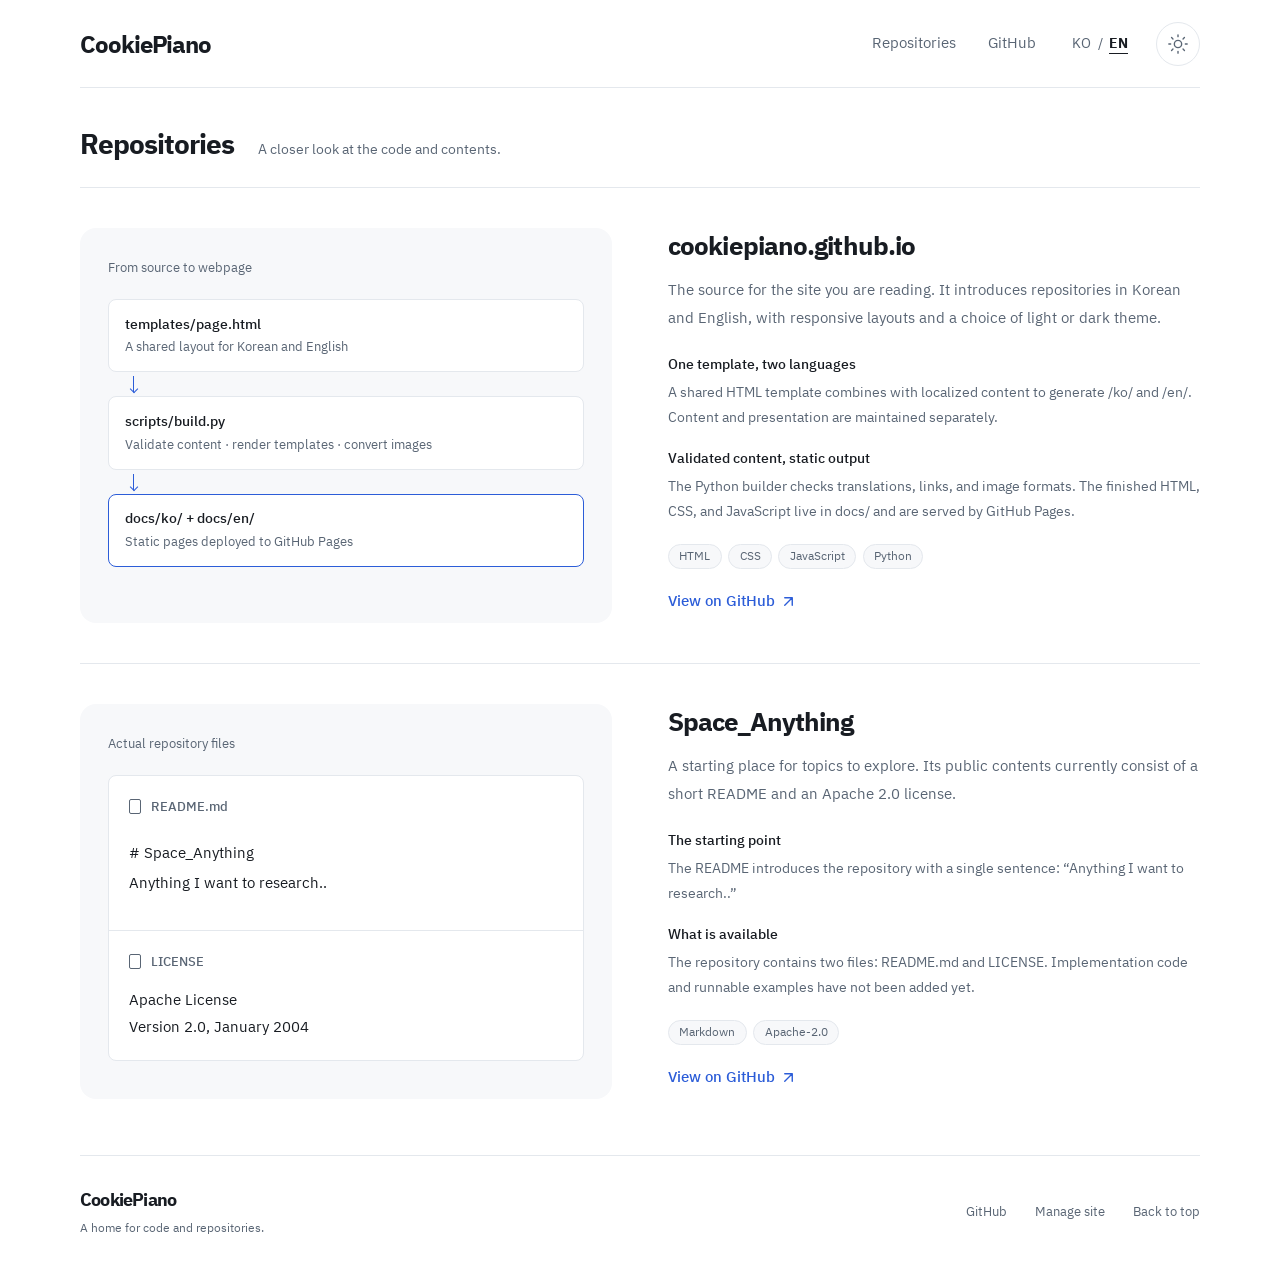
<file: docs/index.html>
<!doctype html>
<html lang="ko">
<head>
  <meta charset="utf-8">
  <meta name="viewport" content="width=device-width, initial-scale=1">
  <title>CookiePiano — 코드와 저장소</title>
  <meta name="description" content="CookiePiano가 직접 고른 공개 GitHub 저장소를 소개합니다.">
  <link rel="canonical" href="https://cookiepiano.github.io/ko/">
  <link rel="alternate" hreflang="ko" href="https://cookiepiano.github.io/ko/">
  <link rel="alternate" hreflang="en" href="https://cookiepiano.github.io/en/">
  <link rel="icon" href="assets/icon.svg" type="image/svg+xml">
  <script>
    // Korean is the default; visitors whose browser prefers another language start in English.
    var lang = (navigator.languages && navigator.languages[0]) || navigator.language || 'ko';
    location.replace(/^ko\b/i.test(lang) ? './ko/' : './en/');
  </script>
  <noscript><meta http-equiv="refresh" content="0; url=./ko/"></noscript>
</head>
<body><p><a href="./ko/">한국어</a> / <a href="./en/" lang="en">English</a></p></body>
</html>
</file>
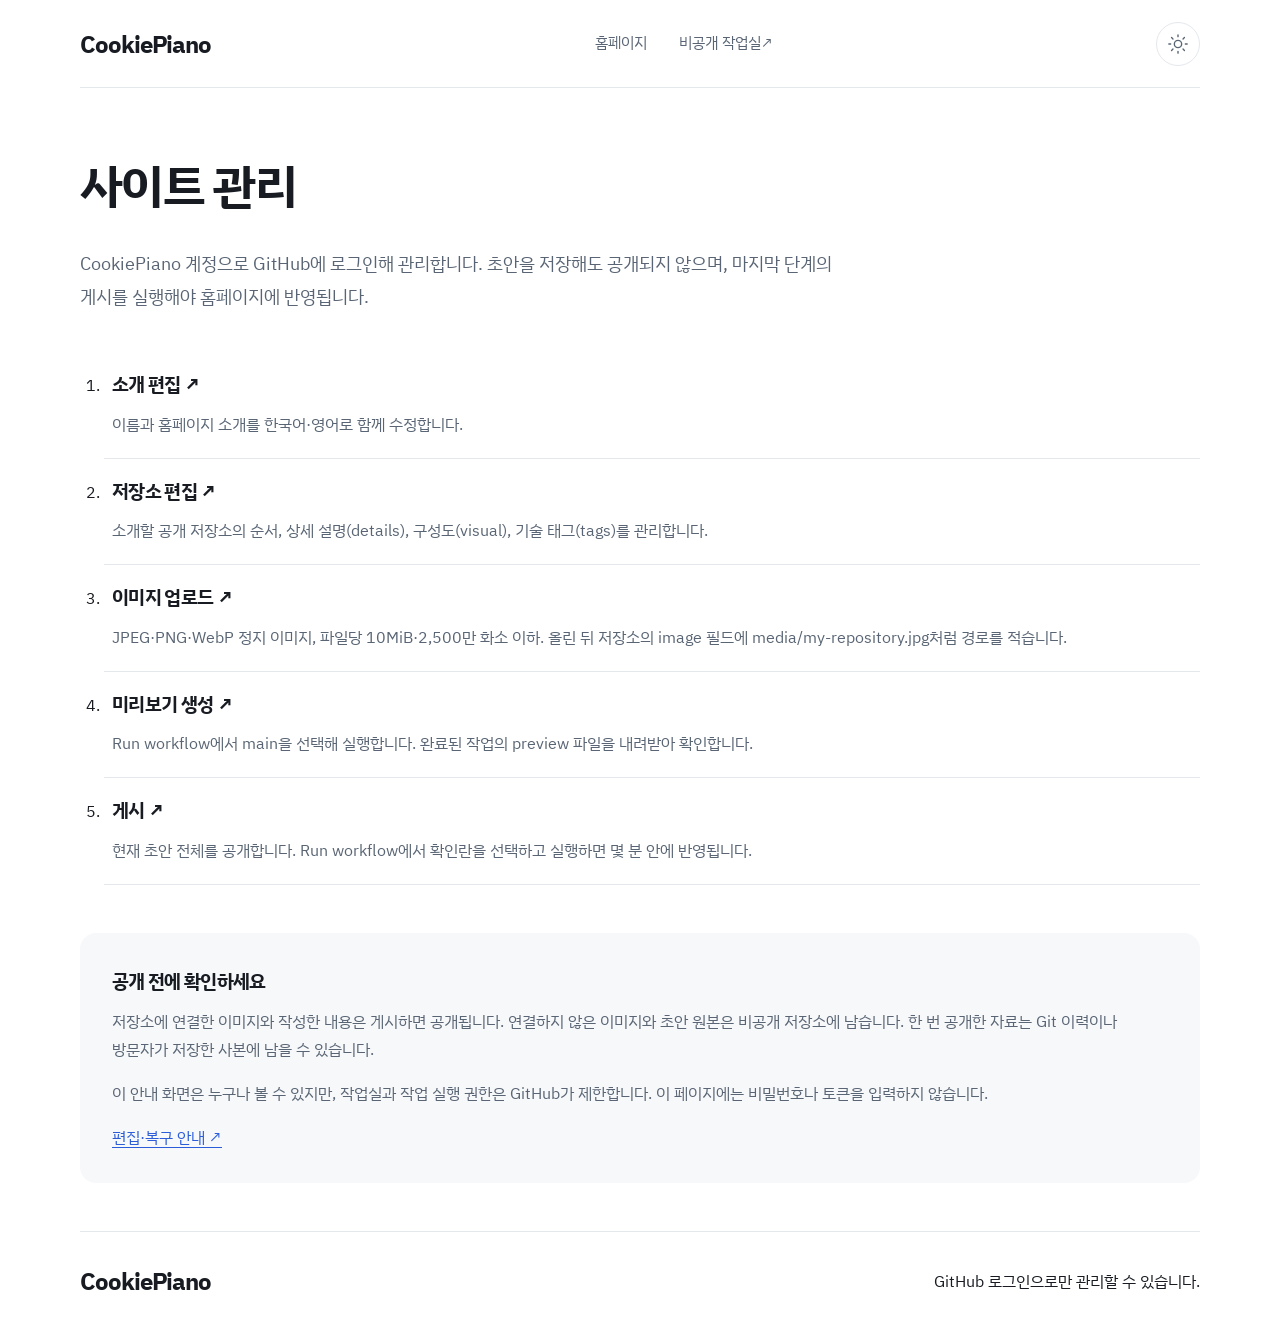
<file: docs/admin/index.html>
<!doctype html>
<html lang="ko">
<head>
  <meta charset="utf-8">
  <meta name="viewport" content="width=device-width, initial-scale=1">
  <meta name="theme-color" content="#ffffff">
  <script src="../assets/theme.js"></script>
  <title>사이트 관리 — CookiePiano</title>
  <meta name="robots" content="noindex,nofollow">
  <meta name="referrer" content="no-referrer">
  <link rel="icon" href="../assets/icon.svg" type="image/svg+xml">
  <link rel="preconnect" href="https://fonts.googleapis.com">
  <link rel="preconnect" href="https://fonts.gstatic.com" crossorigin>
  <link rel="stylesheet" href="https://fonts.googleapis.com/css2?family=IBM+Plex+Sans+KR:wght@400;500;700&amp;display=swap">
  <link rel="stylesheet" href="../assets/styles.css">
</head>
<body>
  <a class="skip-link" href="#main">본문으로 건너뛰기</a>
  <header class="site-header shell">
    <a class="wordmark" href="../ko/" aria-label="CookiePiano 홈">CookiePiano</a>
    <nav class="main-nav" aria-label="관리 메뉴">
      <a href="../ko/">홈페이지</a>
      <a href="https://github.com/CookiePiano/pistco-site-content">비공개 작업실 <span aria-hidden="true">↗</span></a>
    </nav>
    <button class="theme-toggle" type="button" data-theme-toggle aria-label="다크 모드" aria-pressed="false" hidden>
        <svg class="theme-sun" viewBox="0 0 24 24" fill="none" stroke="currentColor" stroke-width="1.5" stroke-linecap="round" aria-hidden="true"><circle cx="12" cy="12" r="4"/><path d="M12 2v2m0 16v2M2 12h2m16 0h2M5 5l1.5 1.5m11 11L19 19M5 19l1.5-1.5m11-11L19 5"/></svg>
        <svg class="theme-moon" viewBox="0 0 24 24" fill="none" stroke="currentColor" stroke-width="1.5" stroke-linecap="round" stroke-linejoin="round" aria-hidden="true"><path d="M20.5 14A9 9 0 0 1 10 3.5 9 9 0 1 0 20.5 14Z"/></svg>
      </button>
  </header>
  <main id="main" class="shell" tabindex="-1">
    <div class="page-intro">
      <h1>사이트 관리</h1>
      <p>CookiePiano 계정으로 GitHub에 로그인해 관리합니다. 초안을 저장해도 공개되지 않으며, 마지막 단계의 게시를 실행해야 홈페이지에 반영됩니다.</p>
    </div>
    <ol class="steps">
      <li><a class="step" href="https://github.com/CookiePiano/pistco-site-content/edit/main/content/profile.json"><h2>소개 편집 <span aria-hidden="true">↗</span></h2><p>이름과 홈페이지 소개를 한국어·영어로 함께 수정합니다.</p></a></li>
      <li><a class="step" href="https://github.com/CookiePiano/pistco-site-content/edit/main/content/projects.json"><h2>저장소 편집 <span aria-hidden="true">↗</span></h2><p>소개할 공개 저장소의 순서, 상세 설명(details), 구성도(visual), 기술 태그(tags)를 관리합니다.</p></a></li>
      <li><a class="step" href="https://github.com/CookiePiano/pistco-site-content/upload/main/media"><h2>이미지 업로드 <span aria-hidden="true">↗</span></h2><p>JPEG·PNG·WebP 정지 이미지, 파일당 10MiB·2,500만 화소 이하. 올린 뒤 저장소의 image 필드에 media/my-repository.jpg처럼 경로를 적습니다.</p></a></li>
      <li><a class="step" href="https://github.com/CookiePiano/pistco-site-content/actions/workflows/preview.yml"><h2>미리보기 생성 <span aria-hidden="true">↗</span></h2><p>Run workflow에서 main을 선택해 실행합니다. 완료된 작업의 preview 파일을 내려받아 확인합니다.</p></a></li>
      <li><a class="step" href="https://github.com/CookiePiano/pistco-site-content/actions/workflows/publish.yml"><h2>게시 <span aria-hidden="true">↗</span></h2><p>현재 초안 전체를 공개합니다. Run workflow에서 확인란을 선택하고 실행하면 몇 분 안에 반영됩니다.</p></a></li>
    </ol>
    <aside class="admin-note">
      <h2>공개 전에 확인하세요</h2>
      <div>
        <p>저장소에 연결한 이미지와 작성한 내용은 게시하면 공개됩니다. 연결하지 않은 이미지와 초안 원본은 비공개 저장소에 남습니다. 한 번 공개한 자료는 Git 이력이나 방문자가 저장한 사본에 남을 수 있습니다.</p>
        <p>이 안내 화면은 누구나 볼 수 있지만, 작업실과 작업 실행 권한은 GitHub가 제한합니다. 이 페이지에는 비밀번호나 토큰을 입력하지 않습니다.</p>
        <p><a class="guide-link" href="https://github.com/CookiePiano/pistco-site-content/blob/main/README.md">편집·복구 안내 <span aria-hidden="true">↗</span></a></p>
      </div>
    </aside>
  </main>
  <footer class="site-footer shell">
    <a class="wordmark" href="../ko/" aria-label="CookiePiano 홈">CookiePiano</a>
    <p>GitHub 로그인으로만 관리할 수 있습니다.</p>
  </footer>
</body>
</html>
</file>
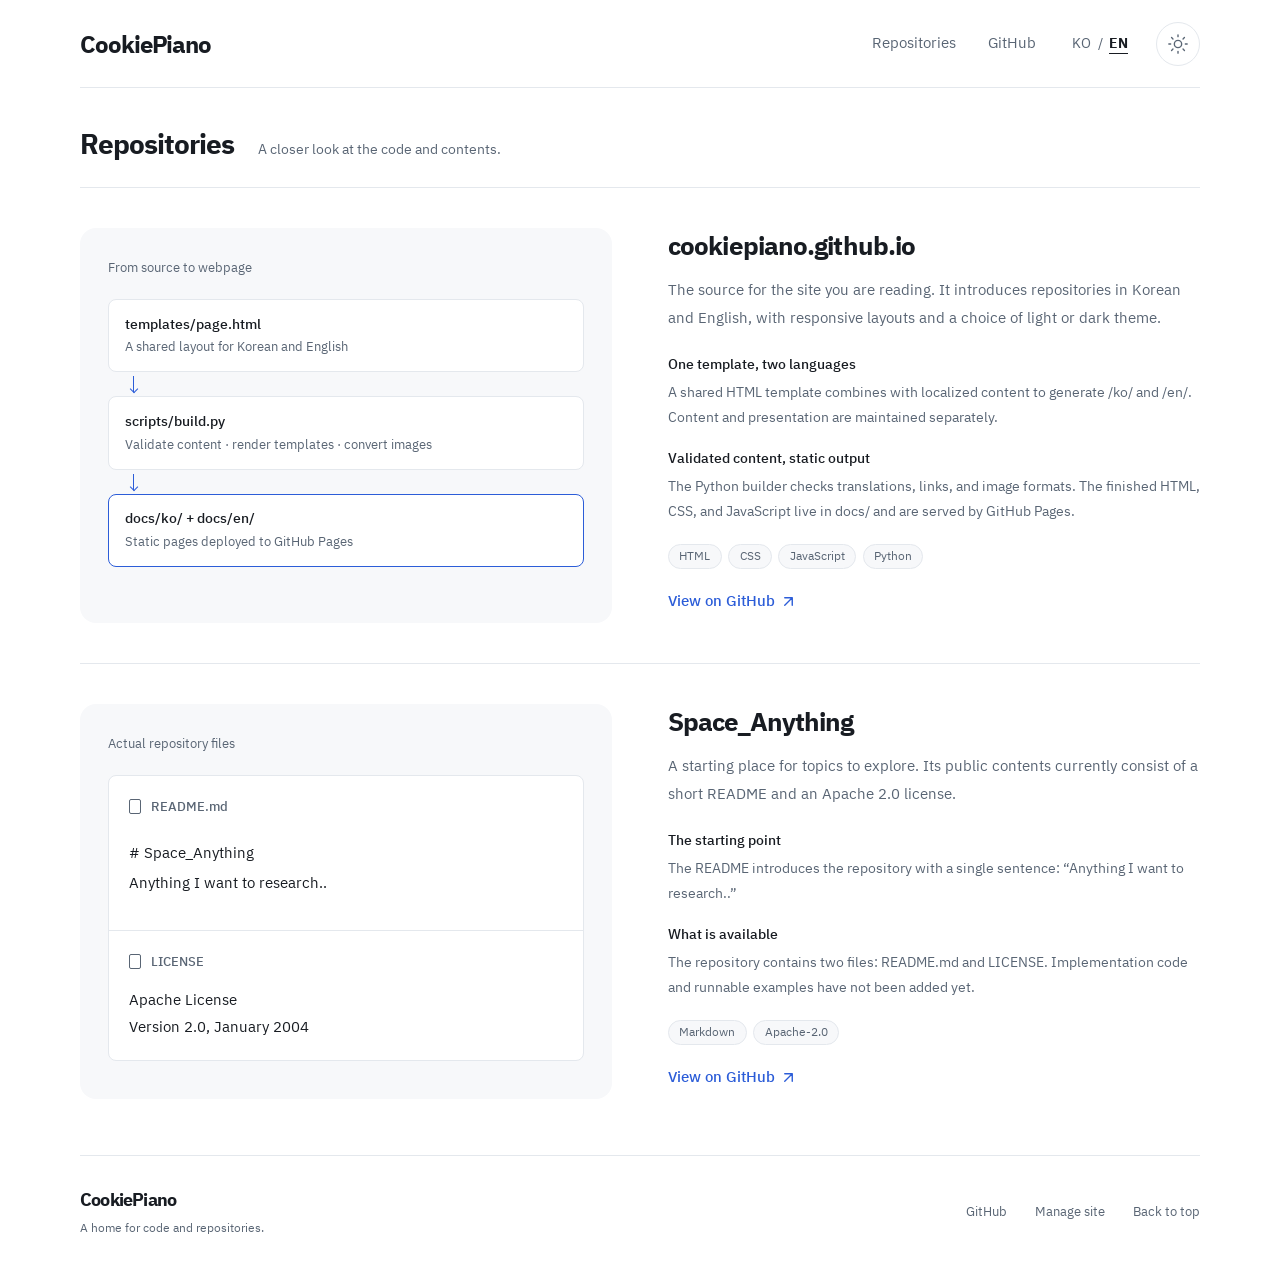
<file: docs/en/index.html>
<!doctype html>
<html lang="en">
<head>
  <meta charset="utf-8">
  <meta name="viewport" content="width=device-width, initial-scale=1">
  <title>CookiePiano — Repositories</title>
  <meta name="description" content="Explore CookiePiano&#x27;s public GitHub repositories through their structure, contents, and implementation.">
  <meta name="theme-color" content="#ffffff">
  <script src="../assets/theme.js"></script>
  <link rel="canonical" href="https://cookiepiano.github.io/en/">
  <link rel="alternate" hreflang="ko" href="https://cookiepiano.github.io/ko/">
  <link rel="alternate" hreflang="en" href="https://cookiepiano.github.io/en/">
  <link rel="alternate" hreflang="x-default" href="https://cookiepiano.github.io/">
  <meta property="og:type" content="website">
  <meta property="og:title" content="CookiePiano — Repositories">
  <meta property="og:description" content="Explore CookiePiano&#x27;s public GitHub repositories through their structure, contents, and implementation.">
  <meta property="og:url" content="https://cookiepiano.github.io/en/">
  <meta property="og:locale" content="en_US">
  <link rel="icon" href="../assets/icon.svg" type="image/svg+xml">
  <link rel="preconnect" href="https://fonts.googleapis.com">
  <link rel="preconnect" href="https://fonts.gstatic.com" crossorigin>
  <link rel="stylesheet" href="https://fonts.googleapis.com/css2?family=IBM+Plex+Sans+KR:wght@400;500;700&amp;display=swap">
  <link rel="stylesheet" href="../assets/styles.css">
</head>
<body id="top">
  <a class="skip-link" href="#main">Skip to content</a>
  <header class="site-header shell">
    <a class="wordmark" href="./" aria-label="CookiePiano home">CookiePiano</a>
    <nav class="main-nav" aria-label="Main navigation">
      <a href="#repositories">Repositories</a>
      <a href="https://github.com/CookiePiano" aria-label="GitHub profile @CookiePiano">GitHub</a>
    </nav>
    <div class="header-tools">
      <nav class="language-nav" aria-label="Language"><a href="../ko/" lang="ko" hreflang="ko">KO</a><span aria-hidden="true">/</span><a href="../en/" lang="en" aria-current="page">EN</a></nav>
      <button class="theme-toggle" type="button" data-theme-toggle aria-label="Dark mode" aria-pressed="false" hidden>
        <svg class="theme-sun" viewBox="0 0 24 24" fill="none" stroke="currentColor" stroke-width="1.5" stroke-linecap="round" aria-hidden="true"><circle cx="12" cy="12" r="4"/><path d="M12 2v2m0 16v2M2 12h2m16 0h2M5 5l1.5 1.5m11 11L19 19M5 19l1.5-1.5m11-11L19 5"/></svg>
        <svg class="theme-moon" viewBox="0 0 24 24" fill="none" stroke="currentColor" stroke-width="1.5" stroke-linecap="round" stroke-linejoin="round" aria-hidden="true"><path d="M20.5 14A9 9 0 0 1 10 3.5 9 9 0 1 0 20.5 14Z"/></svg>
      </button>
    </div>
  </header>
  <main id="main" class="shell" tabindex="-1">
    <section class="repositories" id="repositories" aria-labelledby="repositories-title">
      <div class="section-heading">
        <h1 id="repositories-title">Repositories</h1>
        <p>A closer look at the code and contents.</p>
      </div>

      <ul class="repository-list">
        <li id="repository-homepage"><article class="repository-showcase" aria-labelledby="repository-homepage-title"><header class="repository-heading"><h2 id="repository-homepage-title">cookiepiano.github.io</h2><p class="repository-description">The source for the site you are reading. It introduces repositories in Korean and English, with responsive layouts and a choice of light or dark theme.</p></header><figure class="repository-visual pipeline-visual"><figcaption>From source to webpage</figcaption><ol class="visual-items"><li><span class="visual-label">templates/page.html</span><p>A shared layout for Korean and English</p></li><li><span class="visual-label">scripts/build.py</span><p>Validate content · render templates · convert images</p></li><li><span class="visual-label">docs/ko/  +  docs/en/</span><p>Static pages deployed to GitHub Pages</p></li></ol></figure><div class="repository-body"><dl class="repository-details"><div><dt>One template, two languages</dt><dd>A shared HTML template combines with localized content to generate /ko/ and /en/. Content and presentation are maintained separately.</dd></div><div><dt>Validated content, static output</dt><dd>The Python builder checks translations, links, and image formats. The finished HTML, CSS, and JavaScript live in docs/ and are served by GitHub Pages.</dd></div></dl><ul class="tags" aria-label="Repository tags"><li>HTML</li><li>CSS</li><li>JavaScript</li><li>Python</li></ul><a class="repository-link" href="https://github.com/CookiePiano/cookiepiano.github.io">View on GitHub<span class="sr-only">: cookiepiano.github.io</span><svg class="external-icon" viewBox="0 0 16 16" fill="none" stroke="currentColor" stroke-width="1.5" stroke-linecap="round" stroke-linejoin="round" aria-hidden="true"><path d="M4 12 12 4M4 4h8v8"/></svg></a></div></article></li>
        <li id="repository-space-anything"><article class="repository-showcase" aria-labelledby="repository-space-anything-title"><header class="repository-heading"><h2 id="repository-space-anything-title">Space_Anything</h2><p class="repository-description">A starting place for topics to explore. Its public contents currently consist of a short README and an Apache 2.0 license.</p></header><figure class="repository-visual files-visual"><figcaption>Actual repository files</figcaption><ul class="visual-items"><li><span class="visual-label">README.md</span><p># Space_Anything<br>Anything I want to research..</p></li><li><span class="visual-label">LICENSE</span><p>Apache License<br>Version 2.0, January 2004</p></li></ul></figure><div class="repository-body"><dl class="repository-details"><div><dt>The starting point</dt><dd>The README introduces the repository with a single sentence: “Anything I want to research..”</dd></div><div><dt>What is available</dt><dd>The repository contains two files: README.md and LICENSE. Implementation code and runnable examples have not been added yet.</dd></div></dl><ul class="tags" aria-label="Repository tags"><li>Markdown</li><li>Apache-2.0</li></ul><a class="repository-link" href="https://github.com/CookiePiano/Space_Anything">View on GitHub<span class="sr-only">: Space_Anything</span><svg class="external-icon" viewBox="0 0 16 16" fill="none" stroke="currentColor" stroke-width="1.5" stroke-linecap="round" stroke-linejoin="round" aria-hidden="true"><path d="M4 12 12 4M4 4h8v8"/></svg></a></div></article></li>
      </ul>
    </section>
  </main>
  <footer class="site-footer shell">
    <div class="footer-identity">
      <a class="wordmark" href="./" aria-label="CookiePiano home">CookiePiano</a>
      <p>A home for code and repositories.</p>
    </div>
    <nav class="footer-nav" aria-label="Footer navigation">
      <a href="https://github.com/CookiePiano">GitHub</a>
      <a href="../admin/">Manage site</a>
      <a href="#top">Back to top</a>
    </nav>
  </footer>
</body>
</html>
</file>
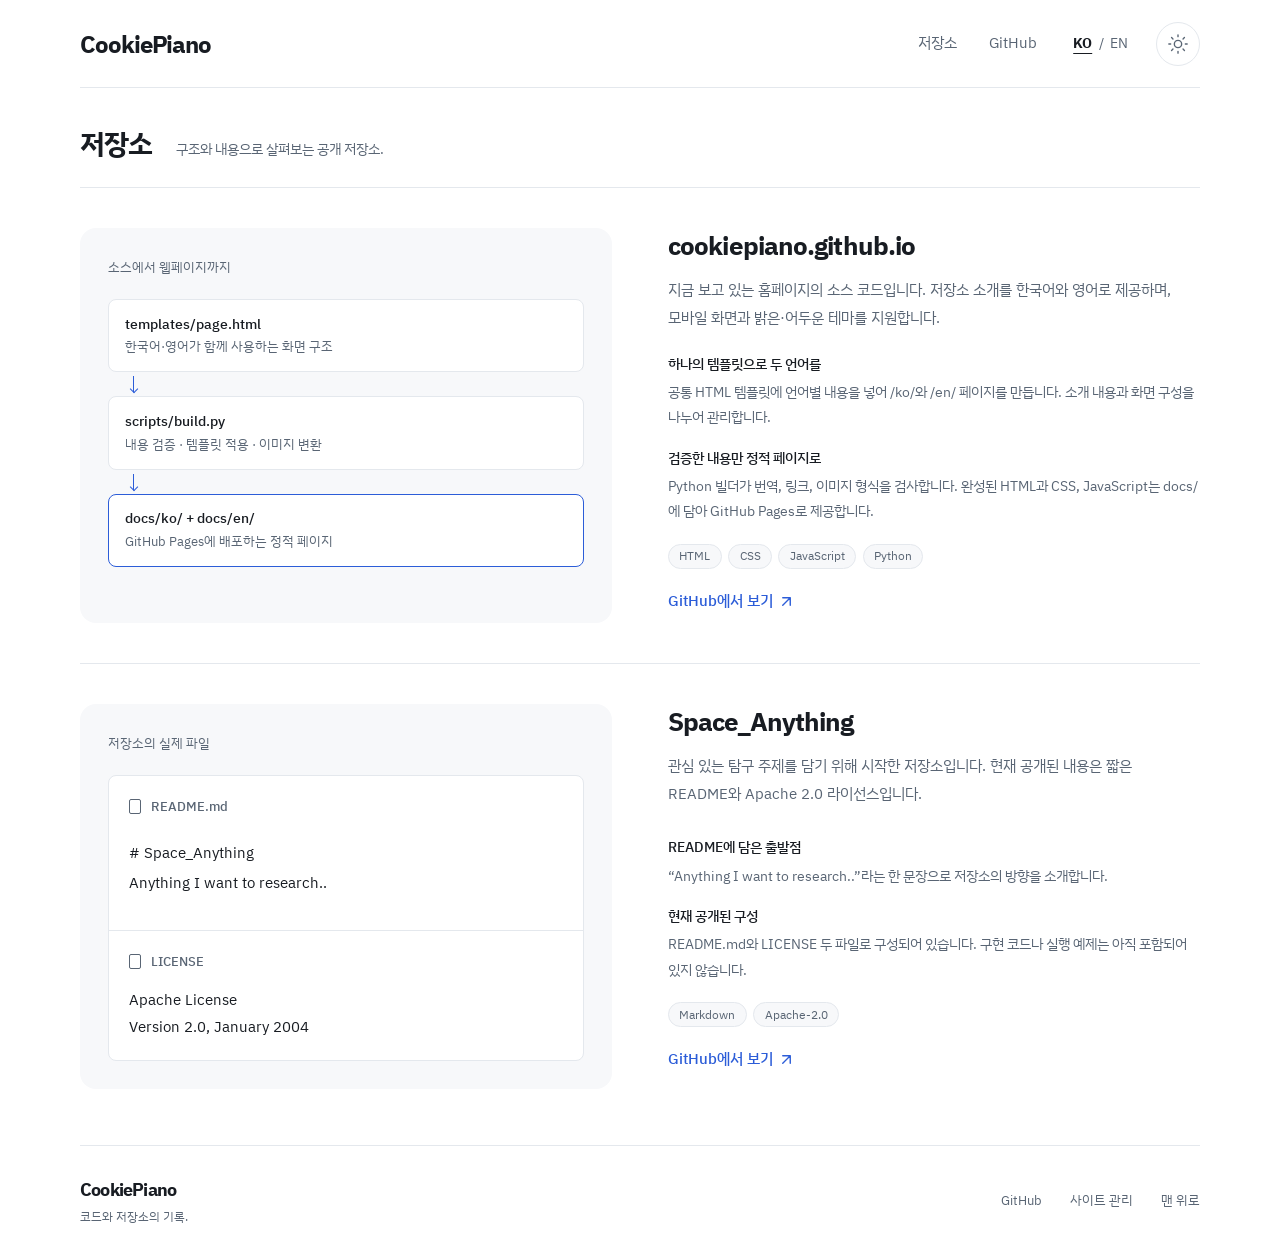
<file: docs/ko/index.html>
<!doctype html>
<html lang="ko">
<head>
  <meta charset="utf-8">
  <meta name="viewport" content="width=device-width, initial-scale=1">
  <title>CookiePiano — 저장소</title>
  <meta name="description" content="CookiePiano의 공개 GitHub 저장소를 실제 구성과 구체적인 설명으로 소개합니다.">
  <meta name="theme-color" content="#ffffff">
  <script src="../assets/theme.js"></script>
  <link rel="canonical" href="https://cookiepiano.github.io/ko/">
  <link rel="alternate" hreflang="ko" href="https://cookiepiano.github.io/ko/">
  <link rel="alternate" hreflang="en" href="https://cookiepiano.github.io/en/">
  <link rel="alternate" hreflang="x-default" href="https://cookiepiano.github.io/">
  <meta property="og:type" content="website">
  <meta property="og:title" content="CookiePiano — 저장소">
  <meta property="og:description" content="CookiePiano의 공개 GitHub 저장소를 실제 구성과 구체적인 설명으로 소개합니다.">
  <meta property="og:url" content="https://cookiepiano.github.io/ko/">
  <meta property="og:locale" content="ko_KR">
  <link rel="icon" href="../assets/icon.svg" type="image/svg+xml">
  <link rel="preconnect" href="https://fonts.googleapis.com">
  <link rel="preconnect" href="https://fonts.gstatic.com" crossorigin>
  <link rel="stylesheet" href="https://fonts.googleapis.com/css2?family=IBM+Plex+Sans+KR:wght@400;500;700&amp;display=swap">
  <link rel="stylesheet" href="../assets/styles.css">
</head>
<body id="top">
  <a class="skip-link" href="#main">본문으로 건너뛰기</a>
  <header class="site-header shell">
    <a class="wordmark" href="./" aria-label="CookiePiano 홈">CookiePiano</a>
    <nav class="main-nav" aria-label="주 메뉴">
      <a href="#repositories">저장소</a>
      <a href="https://github.com/CookiePiano" aria-label="GitHub 프로필 @CookiePiano">GitHub</a>
    </nav>
    <div class="header-tools">
      <nav class="language-nav" aria-label="언어 선택"><a href="../ko/" lang="ko" aria-current="page">KO</a><span aria-hidden="true">/</span><a href="../en/" lang="en" hreflang="en">EN</a></nav>
      <button class="theme-toggle" type="button" data-theme-toggle aria-label="다크 모드" aria-pressed="false" hidden>
        <svg class="theme-sun" viewBox="0 0 24 24" fill="none" stroke="currentColor" stroke-width="1.5" stroke-linecap="round" aria-hidden="true"><circle cx="12" cy="12" r="4"/><path d="M12 2v2m0 16v2M2 12h2m16 0h2M5 5l1.5 1.5m11 11L19 19M5 19l1.5-1.5m11-11L19 5"/></svg>
        <svg class="theme-moon" viewBox="0 0 24 24" fill="none" stroke="currentColor" stroke-width="1.5" stroke-linecap="round" stroke-linejoin="round" aria-hidden="true"><path d="M20.5 14A9 9 0 0 1 10 3.5 9 9 0 1 0 20.5 14Z"/></svg>
      </button>
    </div>
  </header>
  <main id="main" class="shell" tabindex="-1">
    <section class="repositories" id="repositories" aria-labelledby="repositories-title">
      <div class="section-heading">
        <h1 id="repositories-title">저장소</h1>
        <p>구조와 내용으로 살펴보는 공개 저장소.</p>
      </div>

      <ul class="repository-list">
        <li id="repository-homepage"><article class="repository-showcase" aria-labelledby="repository-homepage-title"><header class="repository-heading"><h2 id="repository-homepage-title">cookiepiano.github.io</h2><p class="repository-description">지금 보고 있는 홈페이지의 소스 코드입니다. 저장소 소개를 한국어와 영어로 제공하며, 모바일 화면과 밝은·어두운 테마를 지원합니다.</p></header><figure class="repository-visual pipeline-visual"><figcaption>소스에서 웹페이지까지</figcaption><ol class="visual-items"><li><span class="visual-label">templates/page.html</span><p>한국어·영어가 함께 사용하는 화면 구조</p></li><li><span class="visual-label">scripts/build.py</span><p>내용 검증 · 템플릿 적용 · 이미지 변환</p></li><li><span class="visual-label">docs/ko/  +  docs/en/</span><p>GitHub Pages에 배포하는 정적 페이지</p></li></ol></figure><div class="repository-body"><dl class="repository-details"><div><dt>하나의 템플릿으로 두 언어를</dt><dd>공통 HTML 템플릿에 언어별 내용을 넣어 /ko/와 /en/ 페이지를 만듭니다. 소개 내용과 화면 구성을 나누어 관리합니다.</dd></div><div><dt>검증한 내용만 정적 페이지로</dt><dd>Python 빌더가 번역, 링크, 이미지 형식을 검사합니다. 완성된 HTML과 CSS, JavaScript는 docs/에 담아 GitHub Pages로 제공합니다.</dd></div></dl><ul class="tags" aria-label="저장소 태그"><li>HTML</li><li>CSS</li><li>JavaScript</li><li>Python</li></ul><a class="repository-link" href="https://github.com/CookiePiano/cookiepiano.github.io">GitHub에서 보기<span class="sr-only">: cookiepiano.github.io</span><svg class="external-icon" viewBox="0 0 16 16" fill="none" stroke="currentColor" stroke-width="1.5" stroke-linecap="round" stroke-linejoin="round" aria-hidden="true"><path d="M4 12 12 4M4 4h8v8"/></svg></a></div></article></li>
        <li id="repository-space-anything"><article class="repository-showcase" aria-labelledby="repository-space-anything-title"><header class="repository-heading"><h2 id="repository-space-anything-title">Space_Anything</h2><p class="repository-description">관심 있는 탐구 주제를 담기 위해 시작한 저장소입니다. 현재 공개된 내용은 짧은 README와 Apache 2.0 라이선스입니다.</p></header><figure class="repository-visual files-visual"><figcaption>저장소의 실제 파일</figcaption><ul class="visual-items"><li><span class="visual-label">README.md</span><p># Space_Anything<br>Anything I want to research..</p></li><li><span class="visual-label">LICENSE</span><p>Apache License<br>Version 2.0, January 2004</p></li></ul></figure><div class="repository-body"><dl class="repository-details"><div><dt>README에 담은 출발점</dt><dd>“Anything I want to research..”라는 한 문장으로 저장소의 방향을 소개합니다.</dd></div><div><dt>현재 공개된 구성</dt><dd>README.md와 LICENSE 두 파일로 구성되어 있습니다. 구현 코드나 실행 예제는 아직 포함되어 있지 않습니다.</dd></div></dl><ul class="tags" aria-label="저장소 태그"><li>Markdown</li><li>Apache-2.0</li></ul><a class="repository-link" href="https://github.com/CookiePiano/Space_Anything">GitHub에서 보기<span class="sr-only">: Space_Anything</span><svg class="external-icon" viewBox="0 0 16 16" fill="none" stroke="currentColor" stroke-width="1.5" stroke-linecap="round" stroke-linejoin="round" aria-hidden="true"><path d="M4 12 12 4M4 4h8v8"/></svg></a></div></article></li>
      </ul>
    </section>
  </main>
  <footer class="site-footer shell">
    <div class="footer-identity">
      <a class="wordmark" href="./" aria-label="CookiePiano 홈">CookiePiano</a>
      <p>코드와 저장소의 기록.</p>
    </div>
    <nav class="footer-nav" aria-label="하단 메뉴">
      <a href="https://github.com/CookiePiano">GitHub</a>
      <a href="../admin/">사이트 관리</a>
      <a href="#top">맨 위로</a>
    </nav>
  </footer>
</body>
</html>
</file>
<file: docs/assets/styles.css>
/* CookiePiano: the work inside each repository, with light as the initial theme. */
:root {
  color-scheme: light;
  --paper: #ffffff;
  --surface: #f7f8fa;
  --ink: #181c22;
  --muted: #596574;
  --rule: #e4e8ed;
  --accent: #2c5dd8;
  --button-ink: #ffffff;
  --font: 'IBM Plex Sans KR', 'Apple SD Gothic Neo', 'Malgun Gothic', system-ui, sans-serif;
  --gutter: clamp(1.25rem, 4vw, 3rem);
}
:root[data-theme="dark"] {
  color-scheme: dark;
  --paper: #15191f;
  --surface: #20262f;
  --ink: #edf2f7;
  --muted: #aebaca;
  --rule: #364352;
  --accent: #93b4ff;
  --button-ink: #15191f;
}
*, *::before, *::after { box-sizing: border-box; }
html { scroll-behavior: smooth; scroll-padding-top: 2rem; -webkit-text-size-adjust: 100%; }
body {
  margin: 0;
  background: var(--paper);
  color: var(--ink);
  font: 400 1rem/1.75 var(--font);
  word-break: keep-all;
  overflow-wrap: anywhere;
  -webkit-font-smoothing: antialiased;
}
p, h1, h2, h3, ul, ol, dl, dd, figure { margin: 0; }
ul { padding: 0; list-style: none; }
a { color: inherit; text-decoration: none; }
a:hover { color: var(--accent); }
button { font: inherit; }
button, a { -webkit-tap-highlight-color: transparent; }
:focus-visible { outline: 2px solid var(--accent); outline-offset: 5px; border-radius: 3px; }
[hidden] { display: none !important; }
h1, h2, h3 { font-weight: 700; letter-spacing: -0.035em; }
h1 { font-size: 1.75rem; line-height: 1.4; }
.shell { width: min(1120px, 100% - 2 * var(--gutter)); margin-inline: auto; }
.muted { color: var(--muted); }
.sr-only { position: absolute; width: 1px; height: 1px; padding: 0; margin: -1px; overflow: hidden; clip-path: inset(50%); white-space: nowrap; border: 0; }
.skip-link { position: absolute; top: -100px; left: 1rem; z-index: 10; padding: 0.75rem 1rem; background: var(--ink); color: var(--paper); }
.skip-link:focus { top: 1rem; color: var(--paper); }

/* Navigation stays in the document flow at every size. */
.site-header { display: flex; align-items: center; gap: 2.25rem; min-height: 88px; border-bottom: 1px solid var(--rule); }
.wordmark { font-size: 1.5rem; font-weight: 700; letter-spacing: -0.045em; white-space: nowrap; }
.main-nav { display: flex; align-items: center; gap: 2rem; margin-left: auto; color: var(--muted); font-size: 0.9375rem; }
.main-nav a, .language-nav a, .footer-nav a { display: inline-flex; align-items: center; min-height: 44px; }
.header-tools { display: flex; align-items: center; gap: 1.75rem; }
.language-nav { display: flex; align-items: center; gap: 0.4rem; color: var(--muted); font-size: 0.875rem; }
.language-nav a[aria-current] { color: var(--ink); font-weight: 700; text-decoration: underline; text-underline-offset: 5px; }
.theme-toggle { display: grid; place-items: center; width: 44px; height: 44px; padding: 10px; border: 1px solid var(--rule); border-radius: 50%; background: var(--paper); color: var(--muted); cursor: pointer; }
.theme-toggle:hover { color: var(--accent); border-color: var(--accent); }
.site-header > .theme-toggle { margin-left: auto; }
.theme-toggle svg { width: 22px; height: 22px; }
.theme-moon, [data-theme="dark"] .theme-sun { display: none; }
[data-theme="dark"] .theme-moon { display: block; }

/* A compact index opens directly into the repository explanations. */
.repositories { padding-bottom: 1rem; }
.section-heading { display: flex; align-items: baseline; gap: 1.5rem; padding-block: 2.25rem 1.5rem; }
.section-heading > p { color: var(--muted); font-size: 0.875rem; }
.section-caption { color: var(--muted); margin-bottom: 1rem; }
.repository-list > li { border-top: 1px solid var(--rule); }
.repository-showcase { display: grid; grid-template-columns: minmax(0, 1fr) minmax(0, 1fr); column-gap: 3.5rem; row-gap: 1.25rem; padding-block: 2.5rem; }
.repository-heading, .repository-body { grid-column: 2; min-width: 0; }
.repository-heading h2 { font-size: clamp(1.3rem, 2vw, 1.65rem); line-height: 1.4; }
.repository-description { color: var(--muted); margin-top: 0.75rem; font-size: 0.9375rem; line-height: 1.85; }
.repository-body { align-self: start; }
.repository-details { display: grid; gap: 1rem; font-size: 0.875rem; }
.repository-details dt { font-weight: 500; margin-bottom: 0.2rem; }
.repository-details dd { color: var(--muted); line-height: 1.8; }
.tags { display: flex; flex-wrap: wrap; gap: 0.4rem; margin-top: 1.25rem; }
.tags li { border: 1px solid var(--rule); border-radius: 999px; padding: 0.05rem 0.65rem; color: var(--muted); font-size: 0.75rem; line-height: 1.8; background: var(--surface); }
.repository-link { display: inline-flex; align-items: center; gap: 0.4rem; min-height: 44px; margin-top: 0.65rem; color: var(--accent); font-size: 0.9375rem; font-weight: 500; }
.repository-link:hover { text-decoration: underline; text-underline-offset: 5px; }
.external-icon { width: 15px; height: 15px; flex-shrink: 0; }
.text-only { grid-template-columns: minmax(0, 1fr); max-width: 48rem; }
.text-only .repository-heading, .text-only .repository-body { grid-column: 1; }
.example-label { color: var(--muted); font-size: 0.75rem; }
.empty-repositories { color: var(--muted); padding-block: 2rem; }

/* Figures explain real source files using selectable, localized text. */
.repository-visual { grid-column: 1; grid-row: 1 / span 2; align-self: stretch; min-width: 0; padding: 1.75rem; background: var(--surface); border-radius: 16px; }
.repository-visual figcaption { color: var(--muted); font-size: 0.8125rem; margin-bottom: 1.25rem; }
.visual-items { list-style: none; padding: 0; }
.visual-label { display: block; font-size: 0.875rem; font-weight: 500; line-height: 1.6; }
.visual-items p { font-size: 0.8125rem; color: var(--muted); line-height: 1.8; }
.pipeline-visual .visual-items { display: grid; gap: 1.5rem; }
.pipeline-visual li { position: relative; border: 1px solid var(--rule); border-radius: 8px; padding: 0.8rem 1rem; background: var(--paper); }
.pipeline-visual li + li::before { content: ""; position: absolute; left: 1.5rem; bottom: calc(100% + 5px); width: 1px; height: 1rem; background: var(--accent); }
.pipeline-visual li + li::after { content: ""; position: absolute; left: calc(1.5rem - 2.5px); bottom: calc(100% + 5px); width: 6px; height: 6px; border-right: 1px solid var(--accent); border-bottom: 1px solid var(--accent); transform: rotate(45deg); }
.pipeline-visual li:last-child { border-color: var(--accent); }
.files-visual .visual-items { background: var(--paper); border: 1px solid var(--rule); border-radius: 8px; overflow: hidden; }
.files-visual li { padding: 1.25rem; }
.files-visual li + li { border-top: 1px solid var(--rule); }
.files-visual .visual-label { display: flex; align-items: center; gap: 0.65rem; color: var(--muted); font-size: 0.8125rem; }
.files-visual .visual-label::before { content: ""; width: 12px; height: 15px; border: 1px solid currentColor; border-radius: 2px; flex-shrink: 0; }
.files-visual .visual-items p { margin-top: 0.85rem; color: var(--ink); font-size: 0.9375rem; }
.files-visual li:first-child p { padding-block: 0.5rem 0.75rem; line-height: 2; }
.image-visual { padding: 0; align-self: start; overflow: hidden; }
.image-visual img { display: block; width: 100%; height: auto; }

.site-footer { display: flex; justify-content: space-between; align-items: center; gap: 1.5rem; border-top: 1px solid var(--rule); padding-block: 1.75rem 2rem; }
.footer-identity .wordmark { font-size: 1.1rem; }
.footer-identity p { color: var(--muted); font-size: 0.75rem; margin-top: 0.1rem; }
.footer-nav { display: flex; flex-wrap: wrap; gap: 1.75rem; color: var(--muted); font-size: 0.8125rem; }

/* Shared management and missing-page layouts. */
.button { display: inline-flex; align-items: center; justify-content: center; min-height: 48px; padding: 0.65rem 1.25rem; border: 1px solid transparent; border-radius: 7px; background: var(--accent); color: var(--button-ink); font-size: 0.9375rem; font-weight: 500; }
.button:hover { color: var(--button-ink); filter: brightness(0.92); }
.page-intro { padding-block: 4rem 2.5rem; max-width: 48rem; }
.page-intro > p { color: var(--muted); font-size: 1.125rem; line-height: 1.8; margin-top: 1.75rem; }
.page-intro h1, .not-found h1 { font-size: clamp(2rem, 4vw, 3rem); }
.steps { padding-left: 1.5rem; padding-bottom: 3rem; }
.steps li { padding: 1rem 0 1.25rem 0.5rem; border-bottom: 1px solid var(--rule); }
.step { display: block; }
.step h2, .admin-note h2 { font-size: 1.2rem; margin-bottom: 0.5rem; }
.step p, .admin-note p { color: var(--muted); }
.admin-note { background: var(--surface); border-radius: 16px; padding: 2rem; margin-bottom: 3rem; }
.admin-note p + p { margin-top: 1rem; }
.guide-link { color: var(--accent); text-decoration: underline; text-underline-offset: 4px; }
.not-found { padding-block: 5rem; }
.not-found p { margin-top: 1.5rem; }
.not-found .button + .button { margin-left: 1rem; }

@media (max-width: 900px) {
  .repository-showcase { column-gap: 2rem; }
  .repository-visual { padding: 1.25rem; }
  .site-header { gap: 1.5rem; }
  .header-tools { gap: 1rem; }
  .main-nav { gap: 1.5rem; }
}
@media (max-width: 767px) {
  .site-header { flex-wrap: wrap; gap: 0.25rem 1rem; padding-block: 0.75rem; }
  .site-header > .wordmark { font-size: 1.3rem; }
  .header-tools { margin-left: auto; }
  .main-nav { order: 3; flex-basis: 100%; margin-left: 0; gap: 1.5rem; }
  .section-heading { display: block; padding-block: 1.5rem 1.25rem; }
  .section-heading h1 { font-size: 1.4rem; }
  .section-heading > p { margin-top: 0.35rem; font-size: 0.8125rem; }
  .repository-showcase { grid-template-columns: minmax(0, 1fr); gap: 1.5rem; padding-block: 1.75rem 2rem; }
  .repository-heading, .repository-body, .repository-visual { grid-column: 1; grid-row: auto; }
  .repository-heading h2 { font-size: 1.3rem; }
  .repository-description { margin-top: 0.5rem; }
  .repository-visual { padding: 1.25rem; }
  .image-visual { padding: 0; }
  .repository-visual figcaption { margin-bottom: 1rem; }
  .repository-body { max-width: 38rem; }
  .site-footer { align-items: start; flex-direction: column; gap: 0.75rem; }
  .footer-nav { gap: 1.5rem; }
  .page-intro { padding-top: 2.5rem; }
  .page-intro > p { font-size: 1rem; margin-top: 1.25rem; }
  .admin-note { padding: 1.5rem; }
}
@media (prefers-reduced-motion: reduce) {
  html { scroll-behavior: auto; }
}
</file>
